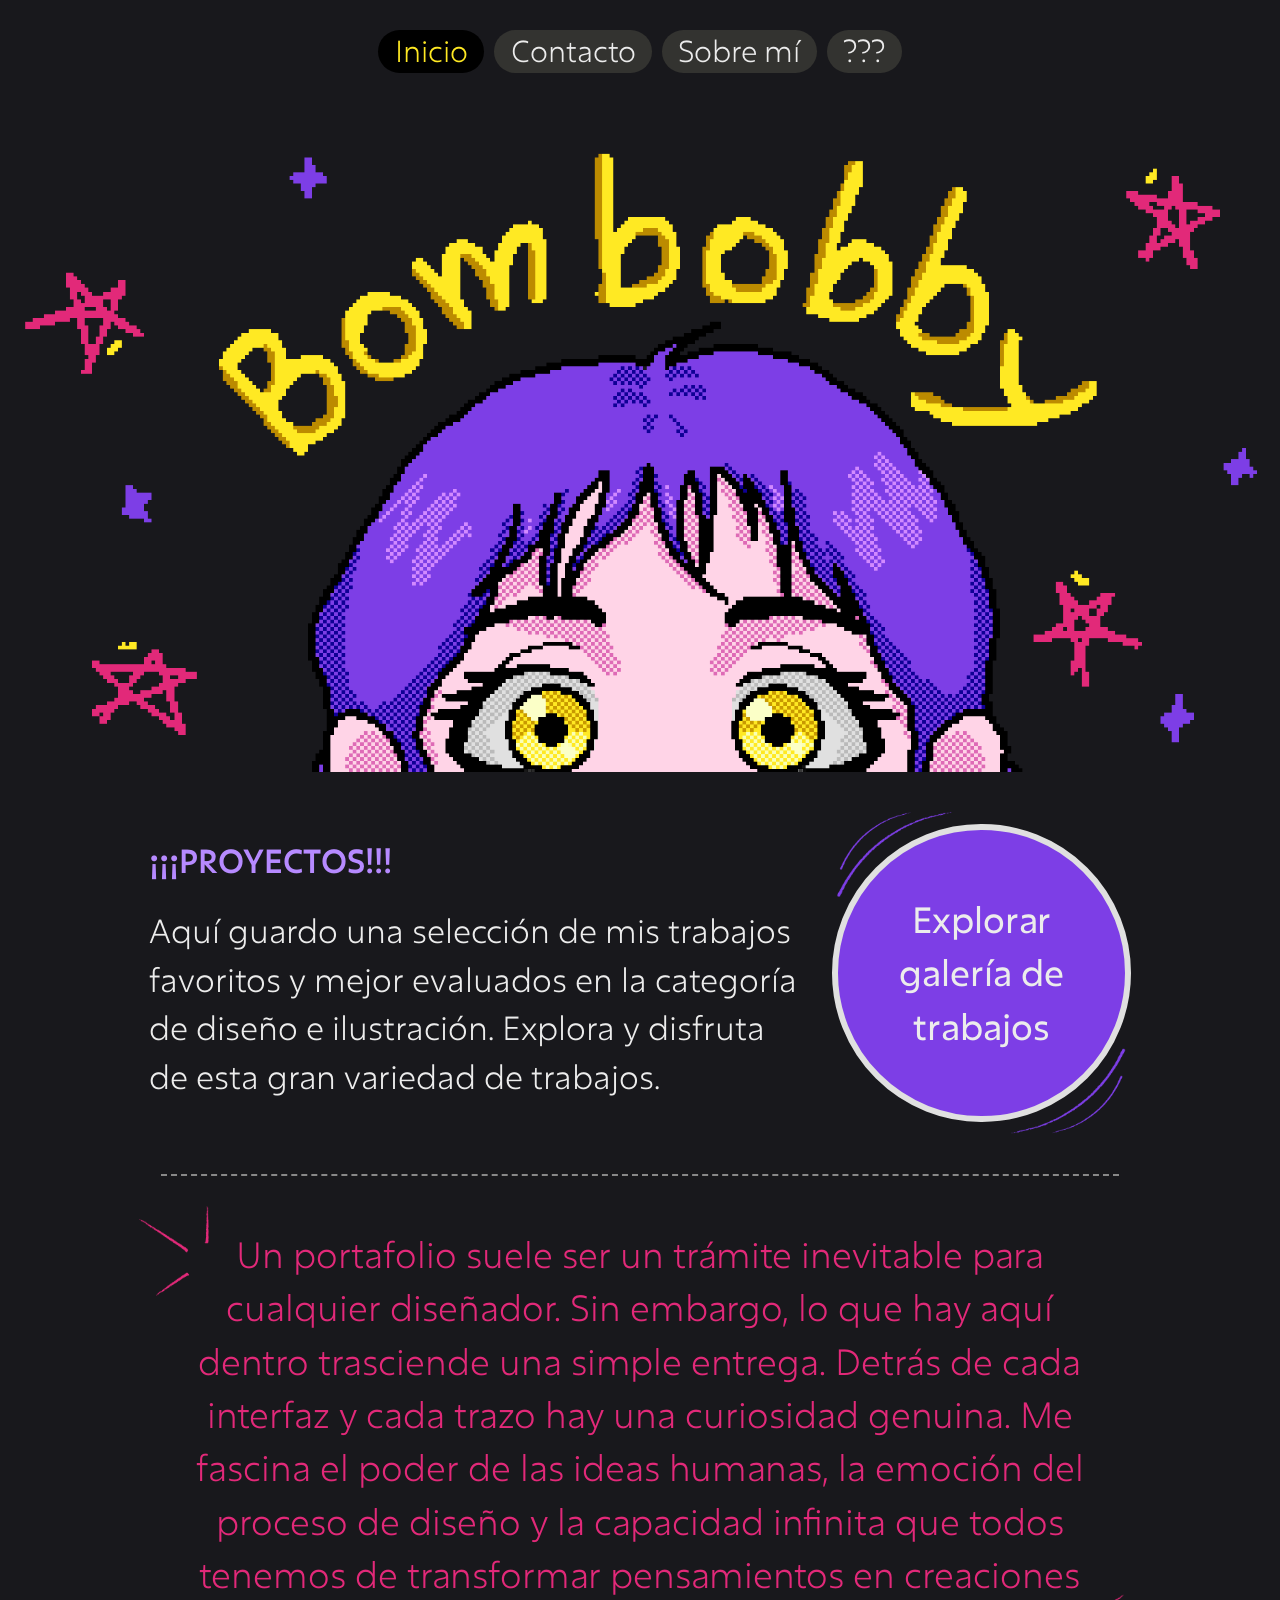
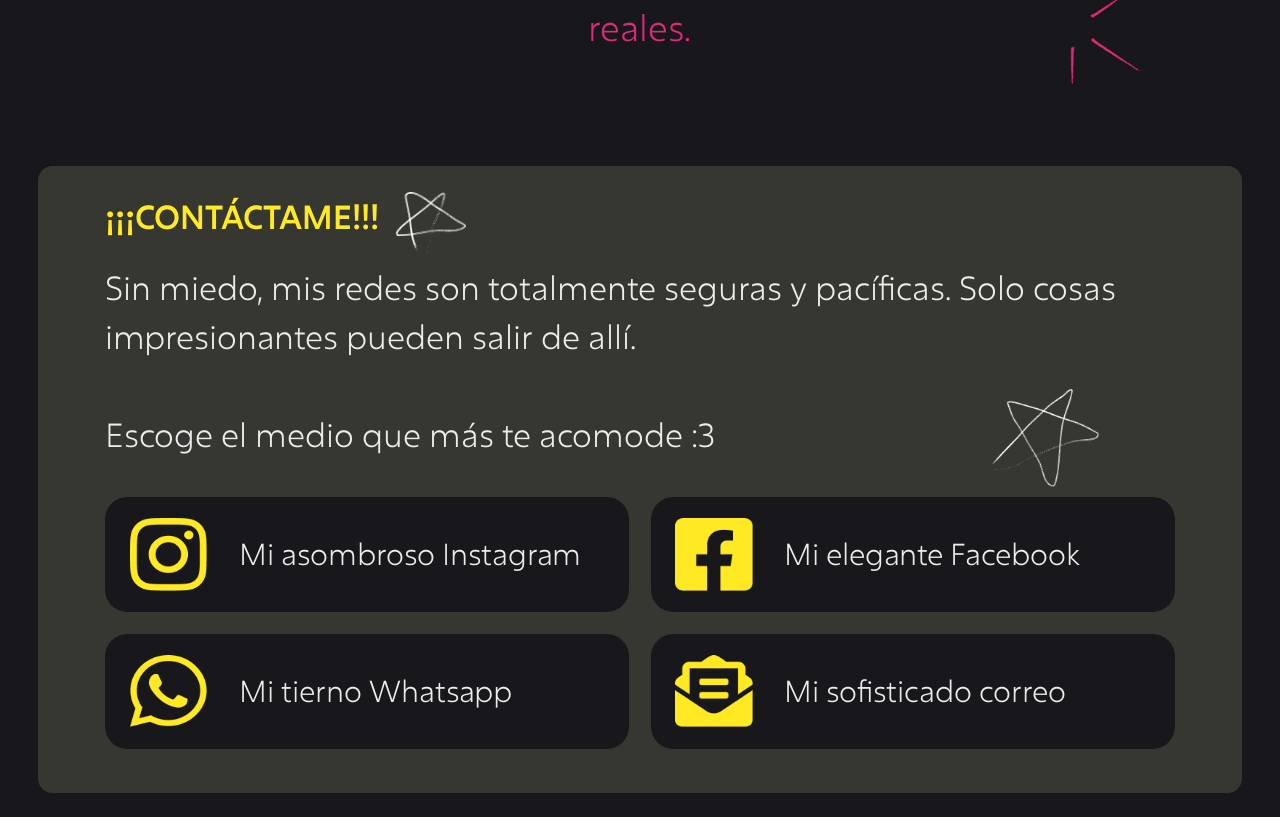
<file: index.html>
<!DOCTYPE html>
<html lang="es">
<head>
  <meta charset="utf-8">
  <meta name="viewport" content="width=device-width, initial-scale=1">
  <title>Inicio · Bombobby</title>
  <link rel="stylesheet" href="style.css">
</head>
<body>
<header>
  <nav class="menu" aria-label="Principal"><a href="index.html" aria-current="page">Inicio</a><a href="#contacto">Contacto</a><a href="sobre-mi.html">Sobre mí</a><a href="secreto.html">???</a></nav>
  <h1 class="sr-only">Bombobby · Portafolio de Belén Castillo</h1>
  <div class="banner">
    <img src="banner/banner-base.png" alt="Bombobby, ilustración en pixel art de una chica de pelo morado asomándose">
    <img class="ojos" src="banner/banner-ojos.png" alt="">
  </div>
</header>
<main>
  <section class="proyectos-intro">
    <div>
      <h2>¡¡¡PROYECTOS!!!</h2>
      <p>Aquí guardo una selección de mis trabajos favoritos y mejor evaluados en la categoría de diseño e ilustración. Explora y disfruta de esta gran variedad de trabajos.</p>
    </div>
    <a class="btn-gota" href="proyectos.html#diseno">Explorar galería de trabajos</a>
  </section>
  <p class="frase">Un portafolio suele ser un trámite inevitable para cualquier diseñador. Sin embargo, lo que hay aquí dentro trasciende una simple entrega. Detrás de cada interfaz y cada trazo hay una curiosidad genuina. Me fascina el poder de las ideas humanas, la emoción del proceso de diseño y la capacidad infinita que todos tenemos de transformar pensamientos en creaciones reales.</p>
  <footer class="contacto" id="contacto">
  <img class="deco-contacto estrellita" src="dibujos/estrellita.png" alt="">
  <img class="deco-contacto estrella" src="dibujos/estrella.png" alt="">
  <h2>¡¡¡CONTÁCTAME!!!</h2>
  <p>Sin miedo, mis redes son totalmente seguras y pacíficas. Solo cosas impresionantes pueden salir de allí.<br><br>Escoge el medio que más te acomode :3</p>
  <div class="redes">
    <a href="https://www.instagram.com/bommbobby/" target="_blank" rel="noopener"><img src="iconos-redes/icono-ins.png" alt="">Mi asombroso Instagram</a>
    <a href="https://www.facebook.com/share/1CFUgrcxzS/" target="_blank" rel="noopener"><img src="iconos-redes/icono-fb.png" alt="">Mi elegante Facebook</a>
    <a href="https://wa.me/qr/4ONEVQ5XBFOSF1" target="_blank" rel="noopener"><img src="iconos-redes/icono-ws.png" alt="">Mi tierno Whatsapp</a>
    <a href="mailto:belenmassiel21@gmail.com" target="_blank" rel="noopener"><img src="iconos-redes/icono-mail.png" alt="">Mi sofisticado correo</a>
  </div>
</footer>
</main>
<script src="script.js"></script>
</body>
</html>
</file>
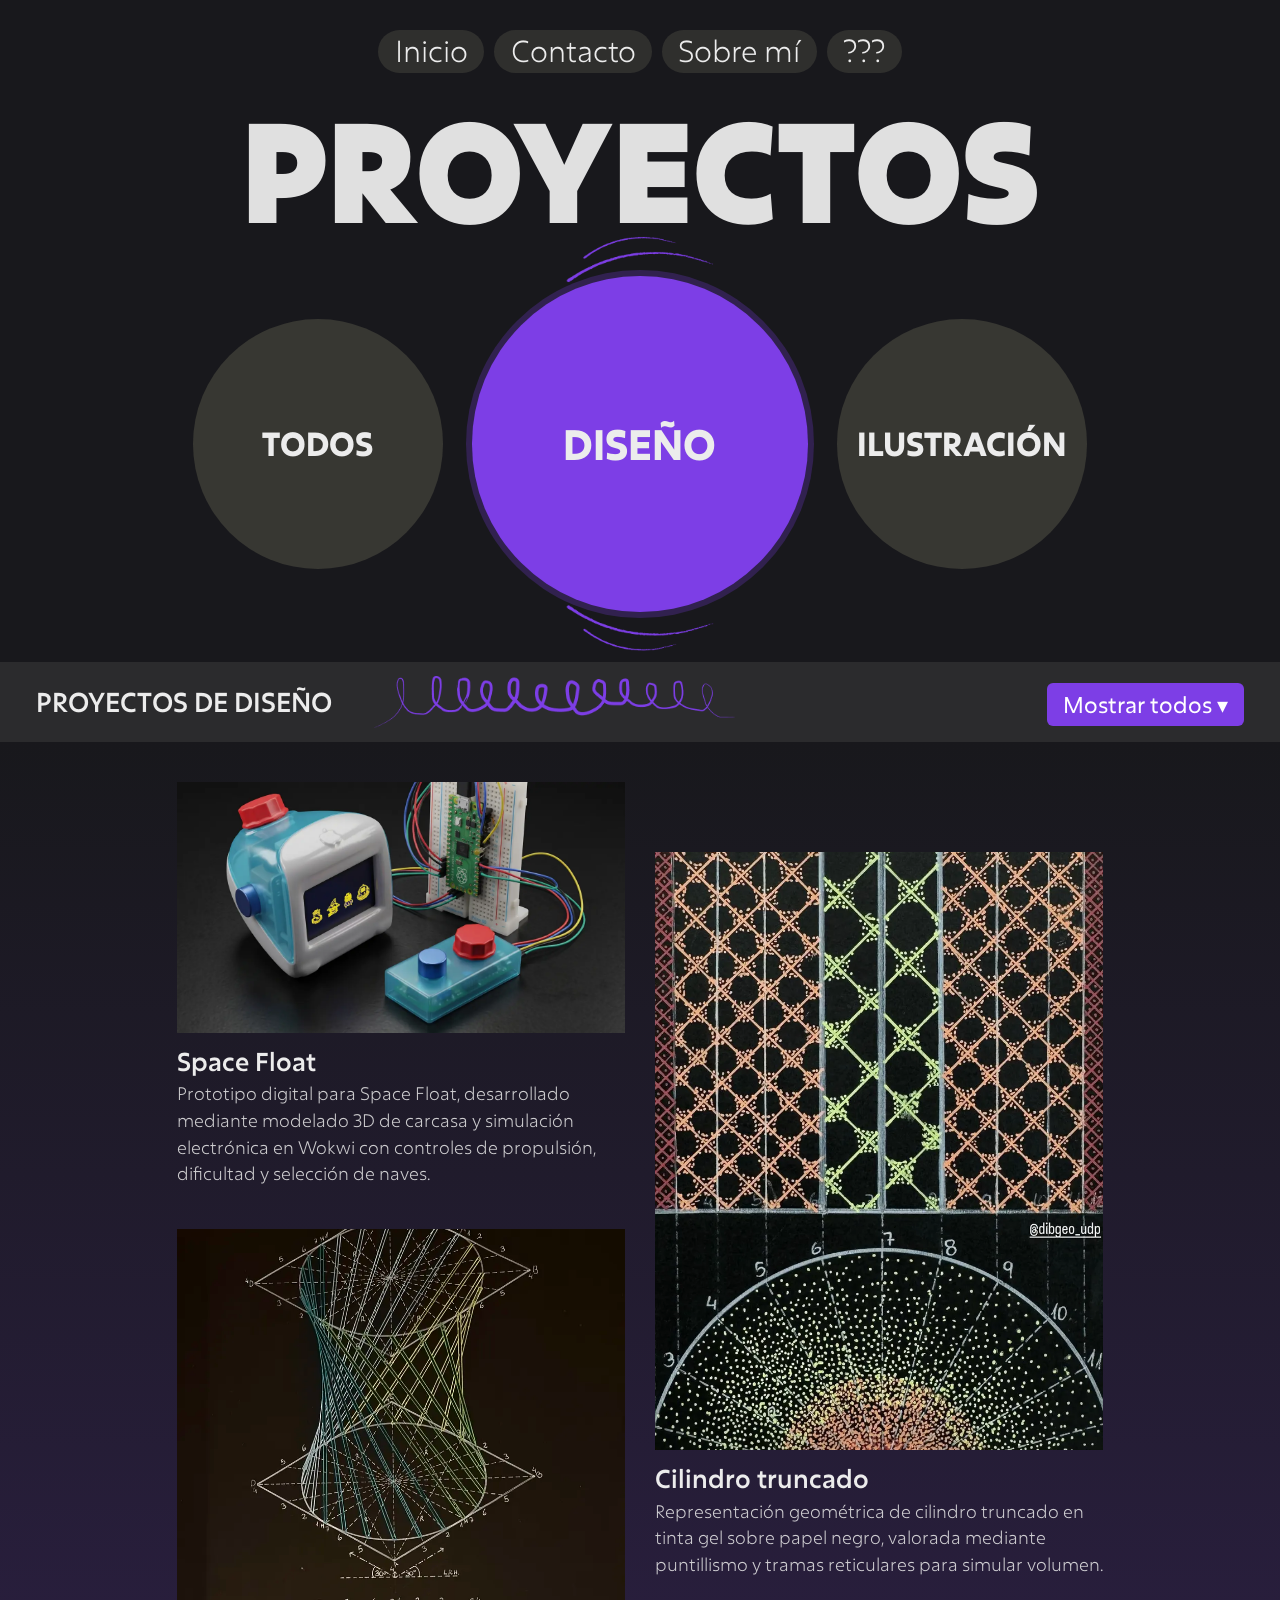
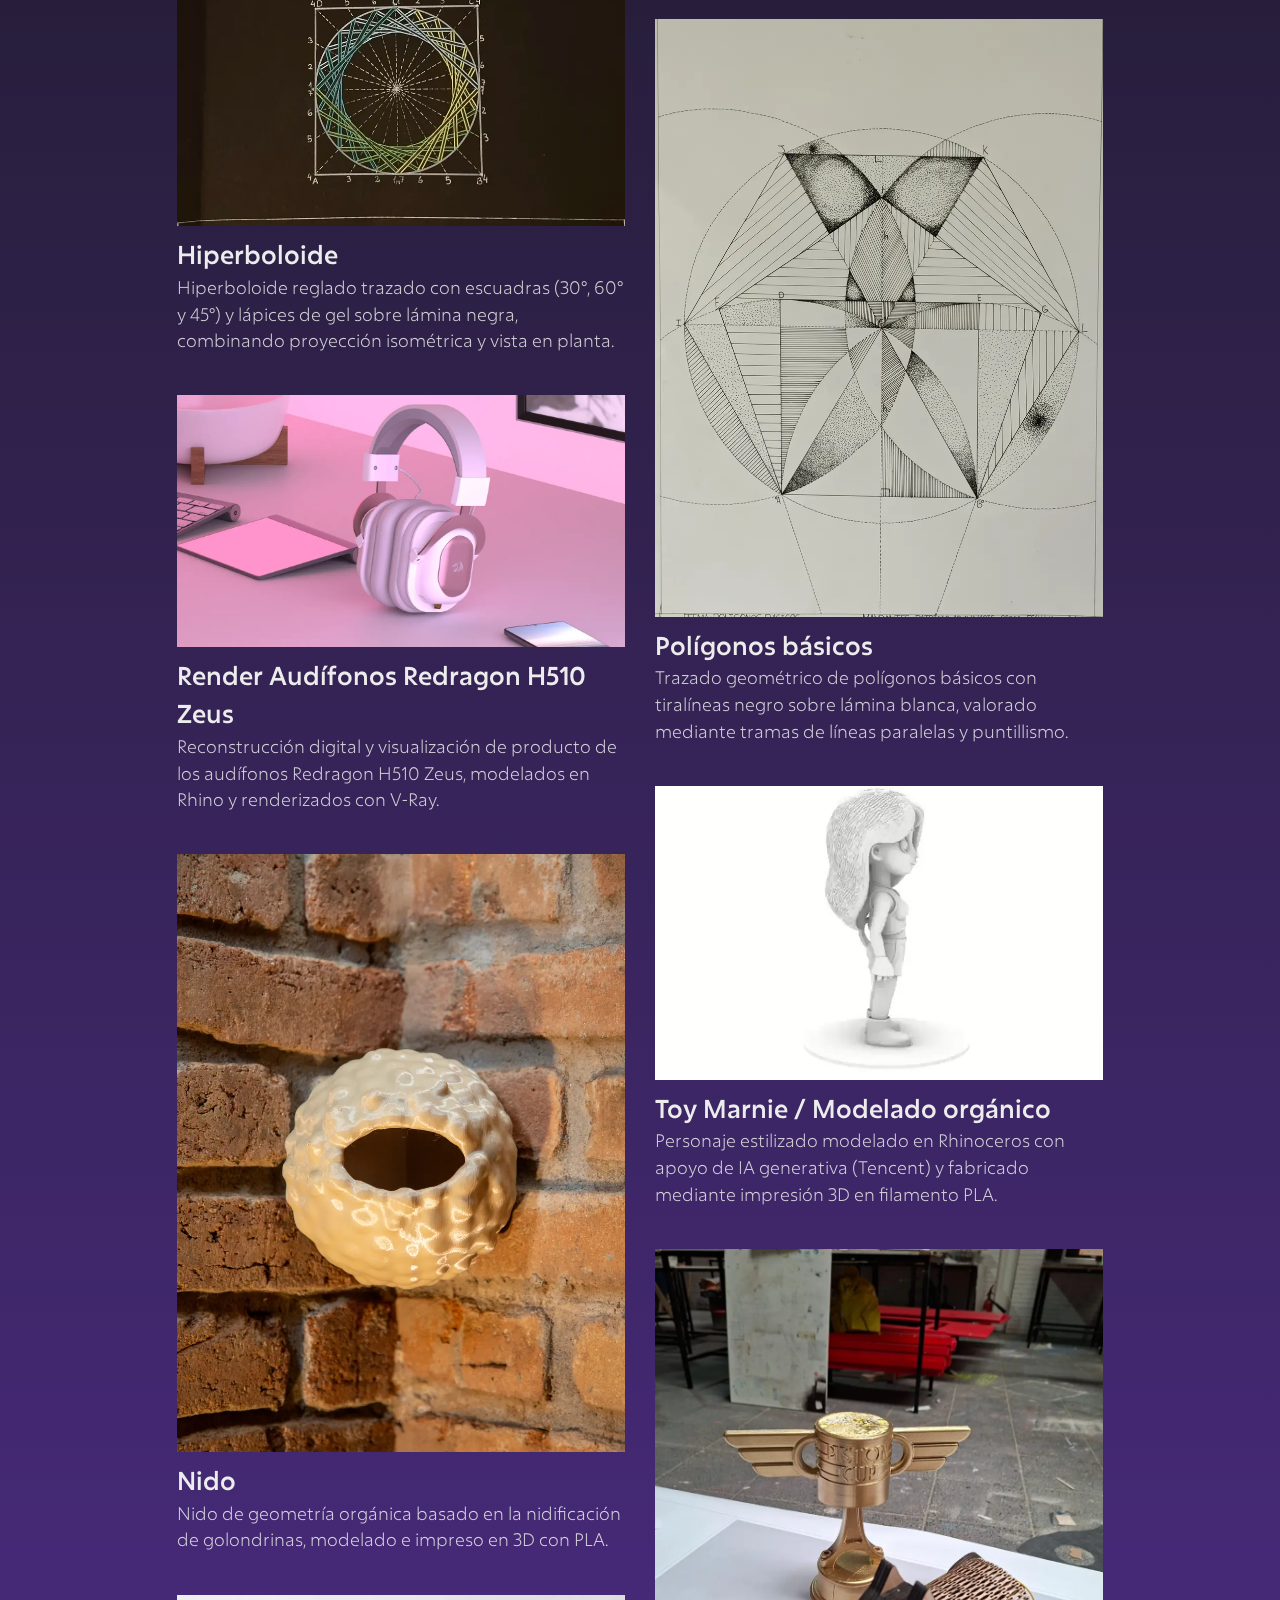
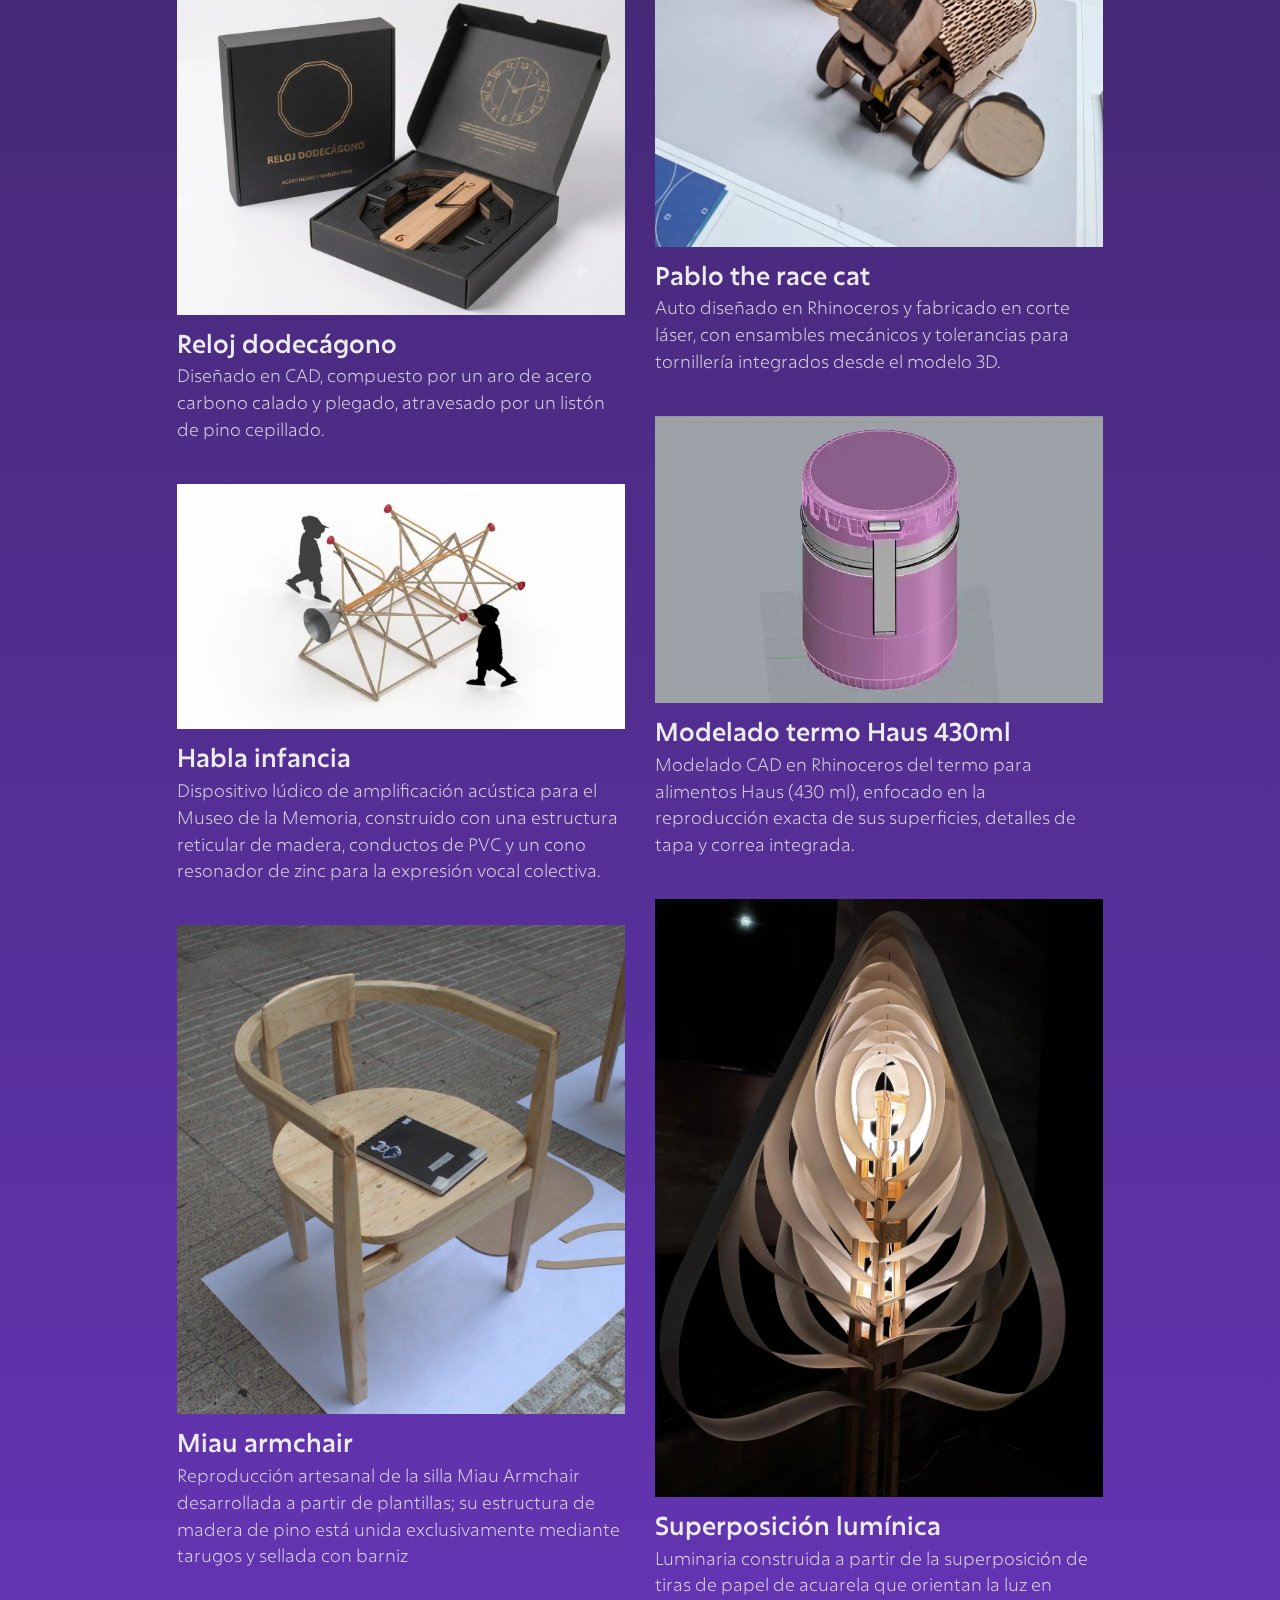
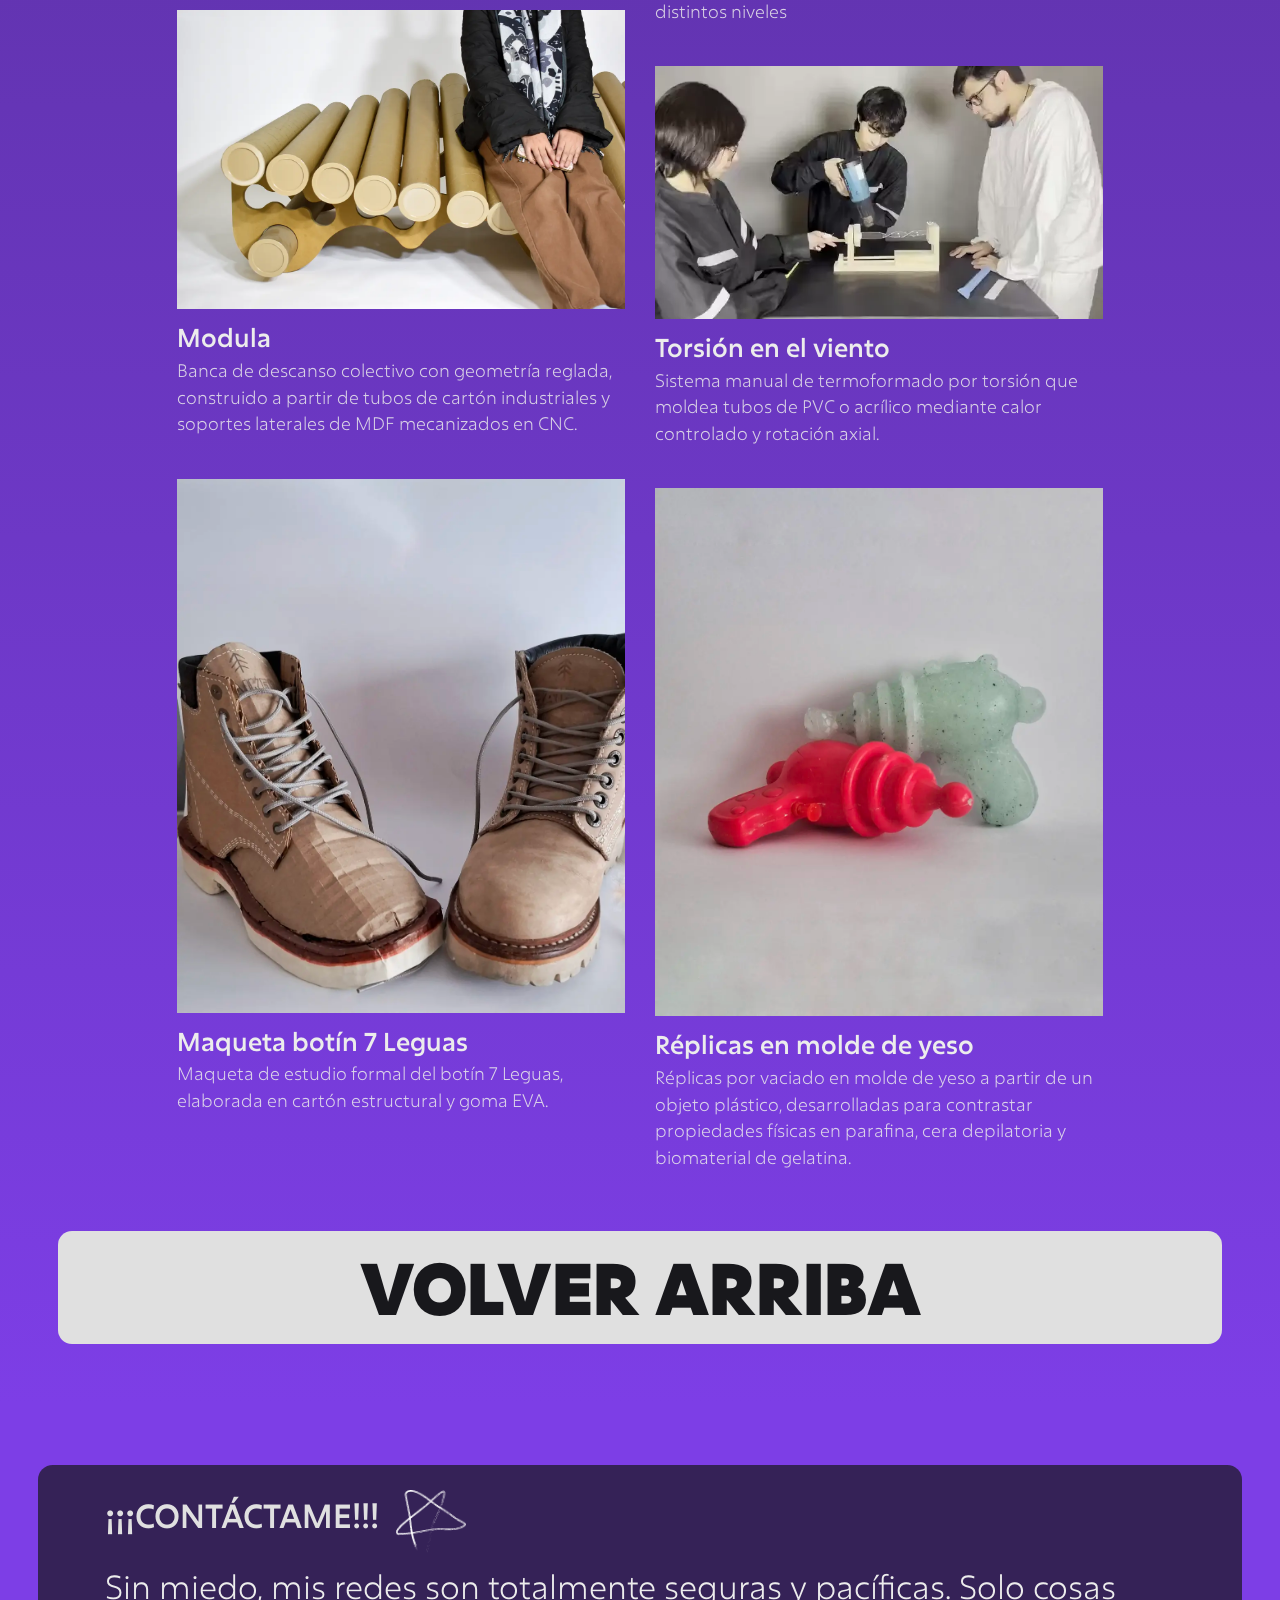
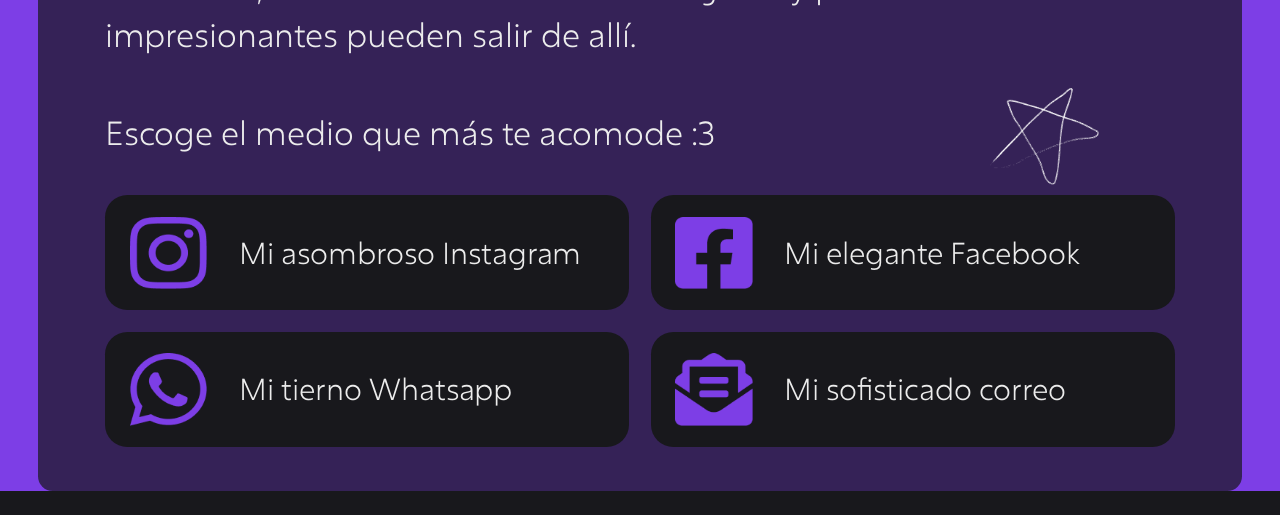
<file: proyectos.html>
<!DOCTYPE html>
<html lang="es">
<head>
  <meta charset="utf-8">
  <meta name="viewport" content="width=device-width, initial-scale=1">
  <title>Proyectos · Bombobby</title>
  <link rel="stylesheet" href="style.css">
</head>
<body class="pag-proyectos">
<header><nav class="menu" aria-label="Principal"><a href="index.html">Inicio</a><a href="#contacto">Contacto</a><a href="sobre-mi.html">Sobre mí</a><a href="secreto.html">???</a></nav><h1 class="titulo-pag">PROYECTOS</h1><div class="circulos" id="circulos"></div></header>
<main>
  <div class="barra">
    <h2 id="barra-titulo">PROYECTOS DE DISEÑO</h2>
    <img class="garabato" src="dibujos/vector-proyectos.png" alt="">
    <div class="dd" id="dd"><button id="dd-btn" aria-haspopup="listbox"><span id="dd-label">Mostrar todos</span> ▾</button><ul id="dd-lista" role="listbox"></ul></div>
  </div>
  <div class="fondo-galeria"><div class="galeria" id="galeria"></div>
  <button class="arriba">VOLVER ARRIBA</button></div>
  <div class="proy-fin"><footer class="contacto" id="contacto">
  <img class="deco-contacto estrellita" src="dibujos/estrellita.png" alt="">
  <img class="deco-contacto estrella" src="dibujos/estrella.png" alt="">
  <h2>¡¡¡CONTÁCTAME!!!</h2>
  <p>Sin miedo, mis redes son totalmente seguras y pacíficas. Solo cosas impresionantes pueden salir de allí.<br><br>Escoge el medio que más te acomode :3</p>
  <div class="redes">
    <a href="https://www.instagram.com/bommbobby/" target="_blank" rel="noopener"><img src="iconos-redes/icono-ins-morado.png" alt="">Mi asombroso Instagram</a>
    <a href="https://www.facebook.com/share/1CFUgrcxzS/" target="_blank" rel="noopener"><img src="iconos-redes/icono-fb-morado.png" alt="">Mi elegante Facebook</a>
    <a href="https://wa.me/qr/4ONEVQ5XBFOSF1" target="_blank" rel="noopener"><img src="iconos-redes/icono-ws-morado.png" alt="">Mi tierno Whatsapp</a>
    <a href="mailto:belenmassiel21@gmail.com" target="_blank" rel="noopener"><img src="iconos-redes/icono-mail-morado.png" alt="">Mi sofisticado correo</a>
  </div>
</footer></div>
</main>
<script src="proyectos.js"></script>
<script src="script.js"></script>
</body>
</html>
</file>
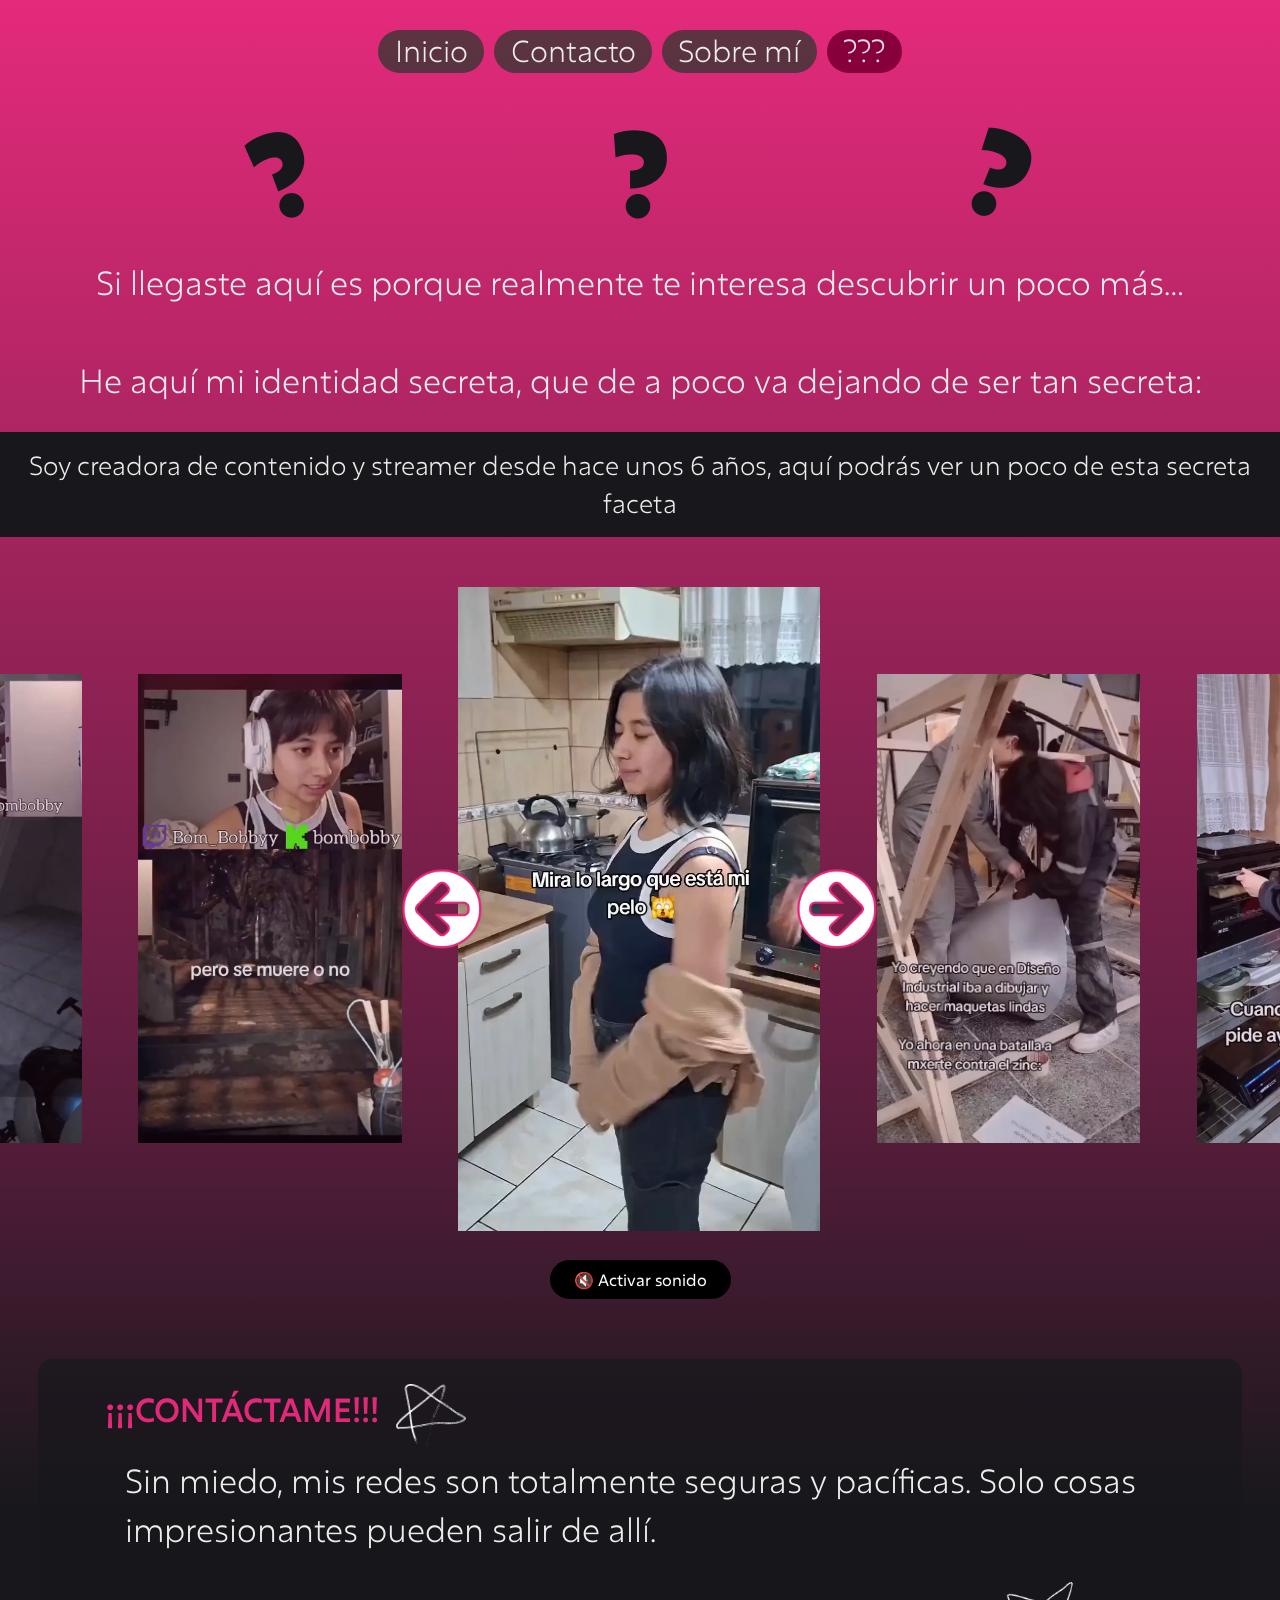
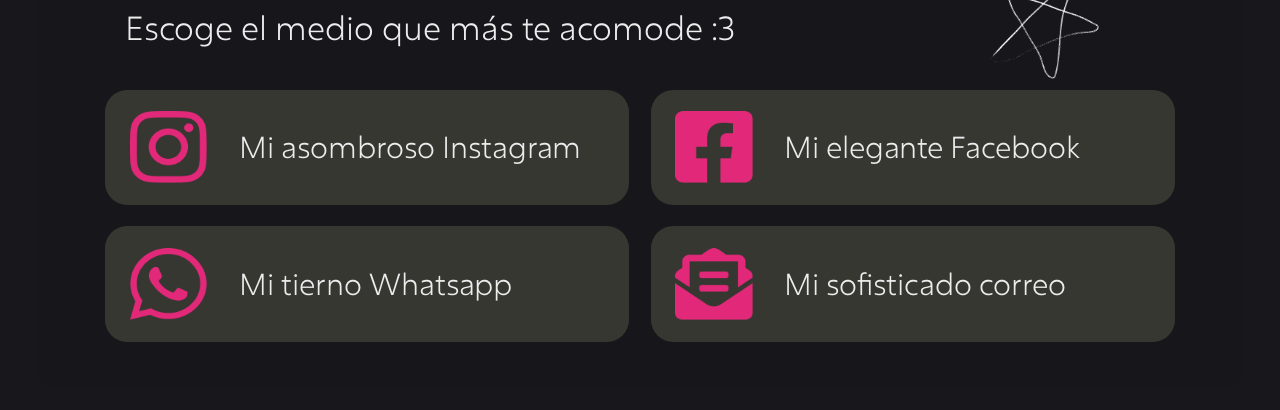
<file: secreto.html>
<!DOCTYPE html>
<html lang="es">
<head>
  <meta charset="utf-8">
  <meta name="viewport" content="width=device-width, initial-scale=1">
  <title>??? · Bombobby</title>
  <link rel="stylesheet" href="style.css">
</head>
<body class="secreto">
<header><nav class="menu" aria-label="Principal"><a href="index.html">Inicio</a><a href="#contacto">Contacto</a><a href="sobre-mi.html">Sobre mí</a><a href="secreto.html" aria-current="page">???</a></nav><h1 class="interrogaciones" aria-hidden="true"><span>?</span><span>?</span><span>?</span></h1></header>
<main>
  <p>Si llegaste aquí es porque realmente te interesa descubrir un poco más…<br><br>He aquí mi identidad secreta, que de a poco va dejando de ser tan secreta:</p>
  <p class="franja">Soy creadora de contenido y streamer desde hace unos 6 años, aquí podrás ver un poco de esta secreta faceta</p>
  <div class="carrusel">
    <div class="pista"><video src="imagenes/carrusel/video-1.mp4" poster="imagenes/carrusel/video-1.webp" muted loop playsinline preload="metadata"></video><video src="imagenes/carrusel/video-2.mp4" poster="imagenes/carrusel/video-2.webp" muted loop playsinline preload="metadata"></video><video src="imagenes/carrusel/video-3.mp4" poster="imagenes/carrusel/video-3.webp" muted loop playsinline preload="metadata"></video><video src="imagenes/carrusel/video-4.mp4" poster="imagenes/carrusel/video-4.webp" muted loop playsinline preload="metadata"></video><video src="imagenes/carrusel/video-5.mp4" poster="imagenes/carrusel/video-5.webp" muted loop playsinline preload="metadata"></video></div>
    <button id="ant" class="flecha flecha-izq" aria-label="Video anterior"><img src="imagenes/carrusel/boton-carrusel-2.png" alt=""></button>
    <button id="sig" class="flecha flecha-der" aria-label="Video siguiente"><img src="imagenes/carrusel/boton-carrusel.png" alt=""></button>
  </div>
  <button id="sonido" class="btn-sonido" aria-pressed="false">🔇 Activar sonido</button>

  <!-- AQUÍ VA EL BLOQUE DE CONTACTO -->
  <footer class="contacto" id="contacto">
  <img class="deco-contacto estrellita" src="dibujos/estrellita.png" alt="">
  <img class="deco-contacto estrella" src="dibujos/estrella.png" alt="">
    <h2>¡¡¡CONTÁCTAME!!!</h2>
    <p>Sin miedo, mis redes son totalmente seguras y pacíficas. Solo cosas impresionantes pueden salir de allí.<br><br>Escoge el medio que más te acomode :3</p>
    <div class="redes">
      <a href="https://www.instagram.com/bommbobby/" target="_blank" rel="noopener"><img src="iconos-redes/icono-ins-rosa.png" alt="">Mi asombroso Instagram</a>
      <a href="https://www.facebook.com/share/1CFUgrcxzS/" target="_blank" rel="noopener"><img src="iconos-redes/icono-fb-rosa.png" alt="">Mi elegante Facebook</a>
      <a href="https://wa.me/qr/4ONEVQ5XBFOSF1" target="_blank" rel="noopener"><img src="iconos-redes/icono-ws-rosa.png" alt="">Mi tierno Whatsapp</a>
      <a href="mailto:belenmassiel21@gmail.com" target="_blank" rel="noopener"><img src="iconos-redes/icono-mail-rosa.png" alt="">Mi sofisticado correo</a>
    </div>
  </footer>
</main>
<script src="script.js"></script>
</body>
</html>
</file>
<file: style.css>
/* ===== sacados de https://www.fontshare.com/fonts/excon ===== */
@font-face{font-family:Excon;src:url(fuente/Excon-Light.woff2);font-weight:300}
@font-face{font-family:Excon;src:url(fuente/Excon-Regular.woff2);font-weight:400}
@font-face{font-family:Excon;src:url(fuente/Excon-Medium.woff2);font-weight:500}
@font-face{font-family:Excon;src:url(fuente/Excon-Bold.woff2);font-weight:700}
@font-face{font-family:Excon;src:url(fuente/Excon-Black.woff2);font-weight:900}
:root{--fondo:#18181c;--caja:#373732;--amarillo:#ffe923;--morado:#7d3ee6;--morado-osc:#2c0a78;--rosa:#e22979;--gris:#e0e0e0;--texto:#ececec}
*{box-sizing:border-box;margin:0}
html{scroll-behavior:smooth}
body{background:var(--fondo);color:var(--texto);font:400 1.15rem/1.5 Excon,system-ui,sans-serif;overflow-x:hidden}
img,video{display:block;max-width:100%}
a{color:inherit}
h1,h2{font-weight:900;line-height:1.05}
:focus-visible{outline:3px solid var(--amarillo);outline-offset:3px}

/* ===== Menú ===== */
.menu{display:flex;justify-content:center;gap:12px;padding:20px 12px;position:relative;z-index:5}
.menu a{background:rgba(55,55,50,.9);border-radius:30px;padding:2px 14px;text-decoration:none;font-size:1rem;transition:.2s}
.menu a:hover{background:#000;text-decoration:underline}
.menu a[aria-current=page]{background:#000;color:var(--amarillo)}

/* ===== Inicio ===== */
.sr-only{position:absolute;width:1px;height:1px;overflow:hidden;clip:rect(0,0,0,0);white-space:nowrap}
.banner{position:relative;width:min(100%,calc((100vh - 50px) * 1.71));max-width:1728px;margin:-64px auto 0;overflow:hidden}/* el banner se ajusta al alto de la pantalla para que los ojos queden siempre visibles */
.banner img{width:100%}
.banner .ojos{position:absolute;inset:0;transition:transform .08s linear}
.proyectos-intro{display:flex;align-items:center;justify-content:center;gap:60px;padding:50px 24px}
.proyectos-intro h2,.contacto h2{font-size:1.2rem;font-weight:700;color:#a97bff}
.proyectos-intro p{max-width:420px;margin-top:12px}
.btn-gota{display:flex;align-items:center;justify-content:center;text-align:center;width:210px;height:210px;flex:none;border-radius:50%;background:var(--morado);border:6px solid var(--gris);font-size:1.3rem;text-decoration:none;position:relative;transition:.2s}
.btn-gota:hover{background:var(--morado-osc);text-decoration:underline}
.btn-gota.gota{animation:gota .5s ease-out}
.btn-gota.gota::after{content:"";position:absolute;inset:-6px;border-radius:50%;border:4px solid var(--morado);animation:onda .5s ease-out forwards}
@keyframes gota{0%{transform:scale(1)}30%{transform:scale(.86,1.08)}60%{transform:scale(1.07,.93)}100%{transform:scale(1)}}
@keyframes onda{to{transform:scale(1.6);opacity:0}}
.frase{max-width:820px;margin:0 auto;padding:50px 24px;text-align:center;border-top:2px dashed #888;font-size:1.5rem;font-weight:300;color:var(--rosa)}
.frase span{transition:color .2s ease}
.frase span.leido{color:var(--gris)}

/* ===== Contacto ===== */
.contacto{background:var(--caja);border-radius:16px;max-width:1100px;margin:60px auto 24px;padding:36px;width:calc(100% - 32px)}
.contacto h2{color:var(--amarillo);font-size:1.3rem}
.contacto p{margin:14px 0 24px;max-width:700px}
.redes{display:flex;flex-wrap:wrap;gap:16px}
.redes a{flex:1 1 40%;display:flex;align-items:center;gap:22px;background:var(--fondo);border-radius:14px;padding:18px 24px;text-decoration:none;transition:.2s}
.redes a:hover{background:#000;text-decoration:underline}
.redes img{width:56px;height:56px;object-fit:contain}

/* ===== Proyectos ===== */
.titulo-pag{text-align:center;font-size:clamp(3rem,9vw,6.5rem);color:var(--gris);padding:10px 16px 0}
.circulos{display:flex;align-items:center;justify-content:center;gap:34px;padding:34px 16px 50px}
.circulo{width:150px;height:150px;border-radius:50%;border:0;background:var(--caja);color:var(--texto);font:700 1.05rem Excon;cursor:pointer;transition:.25s}
.circulo:hover{background:var(--morado-osc)}
.circulo.activo{width:210px;height:210px;background:var(--morado);font-size:1.4rem;box-shadow:0 0 0 6px rgba(125,62,230,.25)}
.barra{display:flex;align-items:center;justify-content:space-between;gap:16px;background:#2b2b2d;padding:14px 32px;position:relative;z-index:4}
.barra h2{font-size:1.05rem;font-weight:700}
.dd{position:relative}
.dd>button{background:var(--morado);color:#fff;border:0;border-radius:6px;padding:6px 16px;font:400 1rem Excon;cursor:pointer}
.dd>button:hover{background:#4a14c9}
.dd ul{display:none;position:absolute;right:0;top:110%;min-width:230px;list-style:none;padding:0;background:var(--fondo);border:1px solid var(--morado);border-radius:6px;overflow:hidden}
.dd.abierto ul{display:block}
.dd li button{width:100%;text-align:left;background:none;border:0;color:var(--texto);font:400 1rem Excon;padding:9px 16px;cursor:pointer}
.dd li button:hover,.dd li button[aria-selected=true]{background:var(--morado)}
.fondo-galeria{background:linear-gradient(var(--fondo),#7d3ee6);padding:40px 3vw 20px}
.galeria{display:flex;gap:28px;align-items:flex-start;max-width:1500px;margin:auto}
.col{flex:1;display:flex;flex-direction:column;gap:34px;min-width:0}
.col:nth-child(2){margin-top:70px}
.card .media{position:relative;overflow:hidden;background:#000;cursor:url("data:image/svg+xml,%3Csvg xmlns='http://www.w3.org/2000/svg' width='40' height='28'%3E%3Cpath d='M2 14C9 3 31 3 38 14 31 25 9 25 2 14Z' fill='%23fff' stroke='%23000' stroke-width='2'/%3E%3Ccircle cx='20' cy='14' r='7' fill='%237d3ee6'/%3E%3Ccircle cx='20' cy='14' r='3' fill='%23000'/%3E%3C/svg%3E") 20 14,pointer}
.card .media>*{position:absolute;inset:0;width:100%;height:100%;object-fit:cover;opacity:0;transition:opacity .35s}
.card .media>.on{opacity:1}
.card h3{font-size:1rem;font-weight:500;margin-top:10px}
.card p{font-size:.85rem;font-weight:300;opacity:.85}
.vacio{padding:40px;text-align:center}
.arriba{display:block;margin:60px auto 40px;width:calc(100% - 40px);max-width:1200px;background:var(--gris);color:var(--fondo);border:0;border-radius:14px;font:900 clamp(2rem,6vw,4.5rem) Excon;padding:6px;cursor:pointer;transition:.2s}
.arriba:hover{background:#b27dff;text-decoration:underline}
.proy-fin{background:#7d3ee6;padding-top:1px}

/* ===== Sobre mí ===== */
.header-sobre-mi{background:var(--caja);max-width:680px;margin:0 auto;border-radius:0 0 28px 28px;padding:12px 24px 44px;text-align:center}
.header-sobre-mi .menu{padding-top:12px}
.header-sobre-mi .nombre{background:none;max-width:none;margin:18px auto 0;padding:0;border-radius:0;font-size:clamp(3rem,7vw,5.4rem);line-height:1.05;color:var(--gris)}

.intro-sobre-mi{position:relative;align-items:center;gap:40px;max-width:1040px;margin:0 auto;padding:105px 24px 60px}
.flecha-nombre{position:absolute;top:12px;left:36%;width:140px;pointer-events:none}

.texto-bombobby{flex:1.2;min-width:280px;text-align:left}
.texto-bombobby p{font-size:clamp(1.05rem,2vw,1.6rem);line-height:1.45;color:var(--gris)}
.firma-bombobby{display:block;width:clamp(200px,22vw,310px);margin:-6px 0 0 auto;transform:rotate(-8deg)}

.foto-bombobby{position:relative;flex:0 0 clamp(240px,28vw,340px);margin:0 auto}
.foto-bombobby .elipse{width:100%;aspect-ratio:1/1;object-fit:cover;border-radius:50%}
.foto-bombobby .arco{position:absolute;pointer-events:none;max-width:none}
.foto-bombobby .arco-7{top:-14px;right:-16px;width:58%}
.foto-bombobby .arco-8{top:-4px;right:-6px;width:50%}
.foto-bombobby .arco-9{bottom:-6px;left:-6px;width:52%}
.foto-bombobby .arco-10{bottom:-16px;left:-16px;width:60%}
.nombre{background:var(--caja);max-width:560px;margin:10px auto 40px;border-radius:24px;padding:24px;text-align:center;font-size:clamp(2.4rem,6vw,4.6rem)}
.fila{display:flex;align-items:center;justify-content:center;gap:40px;max-width:1000px;margin:0 auto 60px;padding:0 24px}
.fila>*{flex:1}
.fila img{border-radius:50%;max-width:300px;margin:auto}
.fila .rect{border-radius:12px}
.krita{color:var(--rosa)}
.estudios{max-width:900px;margin:0 auto 60px;padding:0 24px;text-align:center}
.estudios img{border-radius:12px;width:100%}
.estudios h2{font-size:2.2rem;margin:24px 0}
.chips{display:flex;flex-wrap:wrap;gap:14px;justify-content:center;list-style:none;padding:0}
.chips li{background:var(--fondo);border:1px solid #555;border-radius:12px;padding:8px 22px;font-size:.95rem}
.chips li::before{content:"★ ";color:var(--amarillo)}
.btn-ver{display:block;width:max-content;margin:50px auto;background:var(--amarillo);color:var(--fondo);font:900 clamp(2rem,5vw,3.5rem) Excon;padding:6px 40px;border-radius:14px;text-decoration:none;transition:.2s}
.btn-ver:hover{background:#c08000;text-decoration:underline}
.milo{color:var(--texto)}
.milo h2{color:var(--amarillo);font-size:1.2rem;margin-bottom:10px}

/* ===== ??? ===== */
.secreto{background:linear-gradient(#e42a7b,#5a1d3c 55%,var(--fondo) 75%);min-height:100vh;text-align:center}
.interrogaciones{display:flex;justify-content:space-around;font:900 7rem/1 Excon;color:var(--fondo);padding:30px 8vw}
.interrogaciones span:nth-child(1){transform:rotate(-20deg)}.interrogaciones span:nth-child(3){transform:rotate(22deg)}
.secreto .franja{background:var(--fondo);padding:14px;font-size:1.6rem;margin:26px 0 50px}
.secreto p{padding:0 20px}

/* Carrusel de ??? (medidas del Figma: 5 videos en un marco de 2217 px; flechas junto al video central) */
.carrusel{position:relative;width:100%;overflow:hidden;margin-bottom:calc(40 * var(--u))}
.pista{position:relative;width:128.3%;margin-left:-14.2%;display:flex;align-items:center;justify-content:space-between}
.pista video{flex:0 0 16.07%;min-width:0;aspect-ratio:9/16;object-fit:cover;opacity:.85;transition:.3s}
.pista video.centro{flex:0 0 22.05%;opacity:1}
.carrusel .flecha{position:absolute;top:50%;transform:translate(-50%,-50%);width:max(46px,calc(107 * var(--u)));height:max(46px,calc(107 * var(--u)));padding:0;border:0;background:none;border-radius:50%;cursor:pointer;transition:.2s}
.carrusel .flecha img{width:100%;height:100%}
.carrusel .flecha:hover{transform:translate(-50%,-50%) scale(1.08);filter:brightness(.85)}
.flecha-izq{left:34.5%}
.flecha-der{left:65.4%}
.btn-sonido{display:block;margin:0 auto calc(60 * var(--u));background:#000;color:#fff;border:0;border-radius:99px;padding:8px 24px;font:400 1rem Excon,sans-serif;cursor:pointer}
.btn-sonido:hover,.btn-sonido[aria-pressed=true]{background:var(--rosa)}
.secreto .contacto{text-align:left}

/* ===== Mobile ===== */
:root{--u:min(calc(100vw / 1728),1.15px)}
body{font-size:max(1rem,calc(44 * var(--u)));font-weight:300}
.menu{gap:calc(14 * var(--u));padding:calc(40 * var(--u)) 12px calc(20 * var(--u))}
.menu a{font-size:max(.95rem,calc(40 * var(--u)));font-weight:300;line-height:1.45;padding:0 .55em;border-radius:99px}
.menu + .banner{margin-top:calc(-98 * var(--u))}
.proyectos-intro{gap:calc(29 * var(--u));padding:calc(70 * var(--u)) calc(64 * var(--u));max-width:calc(1455 * var(--u));margin:0 auto}
.proyectos-intro h2,.contacto h2{font-size:max(1.1rem,calc(44 * var(--u)));font-weight:500;color:#b68aff}
.proyectos-intro p{max-width:calc(893 * var(--u));margin-top:calc(39 * var(--u))}
.btn-gota{width:max(200px,calc(403 * var(--u)));height:max(200px,calc(403 * var(--u)));font-size:max(1.1rem,calc(48 * var(--u)));font-weight:400;padding:0 calc(23 * var(--u))}
.frase{max-width:calc(1293 * var(--u));font-size:max(1.2rem,calc(48 * var(--u)));color:var(--rosa);padding:calc(70 * var(--u)) 24px}
.contacto{max-width:calc(1626 * var(--u));border-radius:calc(20 * var(--u));padding:calc(46 * var(--u)) calc(91 * var(--u)) calc(60 * var(--u))}
.contacto h2{color:var(--amarillo)}
.contacto p{font-size:max(1rem,calc(44 * var(--u)));max-width:none;margin:calc(40 * var(--u)) 0 calc(50 * var(--u))}
.redes{gap:calc(29 * var(--u))}
.redes a{gap:calc(43 * var(--u));border-radius:calc(30 * var(--u));padding:calc(29 * var(--u)) calc(14 * var(--u)) calc(29 * var(--u)) calc(33 * var(--u));font-size:max(.95rem,calc(40 * var(--u)))}
.redes img{width:calc(104.5 * var(--u));height:calc(97.5 * var(--u))}
.titulo-pag{font-size:max(3rem,calc(186 * var(--u)))}
.circulos{gap:calc(40 * var(--u))}
.circulo{width:max(110px,calc(337 * var(--u)));height:max(110px,calc(337 * var(--u)));font-size:max(.9rem,calc(44 * var(--u)))}
.circulo.activo{width:max(150px,calc(453 * var(--u)));height:max(150px,calc(453 * var(--u)));font-size:max(1.1rem,calc(56 * var(--u)))}
.barra{padding:calc(20 * var(--u)) calc(48 * var(--u))}
.barra h2{font-size:max(.95rem,calc(36 * var(--u)));font-weight:500}
.dd>button,.dd li button{font-size:max(.9rem,calc(30 * var(--u)))}
.galeria{max-width:calc(1250 * var(--u));gap:max(14px,calc(40 * var(--u)))}
.col{gap:max(22px,calc(56 * var(--u)))}
.card h3{font-size:max(1rem,calc(34 * var(--u)));font-weight:500}
.card p{font-size:max(.8rem,calc(24 * var(--u)))}
.arriba{font-size:max(2rem,calc(96 * var(--u)))}

/* ===== Dibujos y colores por página (según el Figma) ===== */
.contacto{position:relative}
.deco-contacto{position:absolute;pointer-events:none}
.deco-contacto.estrellita{left:calc(484 * var(--u));top:calc(34 * var(--u));width:calc(94 * var(--u))}
.deco-contacto.estrella{left:calc(1285 * var(--u));top:calc(301 * var(--u));width:calc(148 * var(--u))}
.frase{position:relative}
.frase::before,.frase::after{content:"";position:absolute;width:calc(94 * var(--u));aspect-ratio:94/122;background:url(dibujos/destello-rosa.png) center/100% 100% no-repeat;pointer-events:none}
.frase::before{left:calc(-30 * var(--u));top:calc(40 * var(--u))}
.frase::after{right:calc(-30 * var(--u));bottom:calc(30 * var(--u));transform:rotate(180deg)}
.btn-gota::before{content:"";position:absolute;left:50%;top:50%;width:calc(100% * 404 / 403);aspect-ratio:404/453;transform:translate(-50%,-50%);background:url(dibujos/galeria-destaque.png) center/100% 100% no-repeat;pointer-events:none}
.circulo{position:relative}
.circulo.activo::before{content:"";position:absolute;left:50%;top:50%;width:calc(198 * var(--u));height:calc(559 * var(--u));transform:translate(-50%,-50%);background:url(dibujos/destaque-opcion-proyecto.png) center/100% 100% no-repeat;pointer-events:none}
.barra .garabato{flex:none;width:calc(487 * var(--u));max-width:34%;height:auto;margin:0 auto 0 calc(36 * var(--u))}
img.corazon-outline{width:max(22px,calc(62 * var(--u)));height:auto;-webkit-text-stroke:0}

/* Menú y contacto cambian de color según la página */
.pag-proyectos .menu a,.secreto .menu a{background:rgba(55,55,50,.78)}
.pag-proyectos .menu a:hover,.secreto .menu a:hover{background:#000}
.secreto .menu a[aria-current=page]{background:#88003b;color:var(--gris)}
.pag-proyectos .contacto,.secreto .contacto{background:rgba(24,24,28,.7)}
.pag-proyectos .contacto h2{color:var(--gris)}
.secreto .contacto h2{color:var(--rosa)}
.pag-proyectos .redes a{background:var(--fondo)}
.secreto .redes a,.pag-sobre-mi .redes a{background:var(--caja)}
.secreto .redes a:hover,.pag-sobre-mi .redes a:hover{background:#000}
.pag-sobre-mi .contacto{background:var(--fondo)}
.header-sobre-mi .menu a{background:rgba(24,24,28,.5)}
.header-sobre-mi .menu a:hover{background:#000}
.header-sobre-mi .menu a[aria-current=page]{background:#18181c;color:var(--gris)}
.pag-sobre-mi{overflow-x:hidden}
@media (max-width:700px){
body{font-size:1rem}
.menu a{font-size:.85rem;padding:2px 10px}
.banner{margin-top:-42px}
.proyectos-intro,.fila{flex-direction:column;text-align:center;gap:28px}
.frase{font-size:1.15rem}
.contacto{padding:22px}.redes a{flex-basis:100%}
.circulos{gap:12px}.circulo{width:90px;height:90px;font-size:.7rem}.circulo.activo{width:130px;height:130px;font-size:.95rem}
.barra{padding:12px 16px}.galeria{gap:12px}.col{gap:22px}.col:nth-child(2){margin-top:30px}
.card p{font-size:.75rem}
.interrogaciones{font-size:3.5rem}.pista{width:100%;margin-left:0}.pista video{flex-basis:15%}.pista video.centro{flex-basis:34%}.flecha-izq{left:33%}.flecha-der{left:67%}.barra .garabato{display:none}.frase::before,.frase::after{display:none}
.menu{padding:20px 12px;gap:10px}.menu + .banner{margin-top:-64px}
.proyectos-intro{padding:40px 20px;max-width:none}.proyectos-intro p{max-width:none;margin-top:12px}
.proyectos-intro h2,.contacto h2{font-size:1.2rem}.btn-gota{width:210px;height:210px;font-size:1.2rem}
.frase{padding:40px 20px}.contacto p{font-size:1rem;margin:14px 0 24px}.contacto{border-radius:16px}
.redes{gap:14px}.redes a{font-size:1rem;gap:20px;padding:16px 18px;border-radius:14px}.redes img{width:52px;height:auto}
.galeria{max-width:none}.barra h2{font-size:.9rem}.dd>button,.dd li button{font-size:.9rem}.arriba{font-size:2rem}
}
@media (prefers-reduced-motion:reduce){*{animation:none!important;transition:none!important}}

/* ===== Ajuste de la primera composición de Sobre mí ===== */
.header-sobre-mi{
  width:min(92vw, calc(1060 * var(--u)));
  max-width:none;
  padding:calc(16 * var(--u)) 24px calc(56 * var(--u));
}
.header-sobre-mi .nombre{
  font-size:max(3rem, calc(172 * var(--u)));
  line-height:1.15;
  margin:calc(28 * var(--u)) auto 0;
}
.intro-sobre-mi{
  width:100%;
  max-width:calc(1700 * var(--u));
  gap:0;
  align-items:flex-start;
  margin-bottom:calc(-55 * var(--u));
  padding:calc(155 * var(--u)) calc(48 * var(--u)) 0;
}
.intro-sobre-mi .texto-bombobby{
  position:relative;
  z-index:1;
  flex:1 1 56%;
  min-width:0;
  text-align:left;
}
.intro-sobre-mi .texto-bombobby p{
  background:var(--caja);
  border-radius:calc(18 * var(--u));
  padding:calc(14 * var(--u)) calc(120 * var(--u)) calc(22 * var(--u)) calc(26 * var(--u));
  margin-right:calc(-110 * var(--u));
  font-size:max(1rem, calc(44 * var(--u)));
  font-weight:300;
  line-height:1.35;
}
.intro-sobre-mi .firma-bombobby{
  position:relative;
  z-index:3;
  width:min(88%, calc(560 * var(--u)));
  max-width:none;
  margin:calc(-115 * var(--u)) 0 0 calc(250 * var(--u));
  transform:rotate(-8deg);
}
.intro-sobre-mi .foto-bombobby{
  position:relative;
  z-index:2;
  flex:0 0 44%;
  width:44%;
  max-width:calc(650 * var(--u));
  min-width:0;
  margin:calc(-28 * var(--u)) 0 0 calc(-36 * var(--u));
}
.intro-sobre-mi .foto-bombobby .elipse{
  position:relative;
  z-index:2;
  display:block;
  width:100%;
  aspect-ratio:1;
  max-width:none;
  margin:0;
  border-radius:50%;
  object-fit:cover;
}
.intro-sobre-mi .foto-bombobby .arco{
  position:absolute;
  z-index:1;
  max-width:none;
  margin:0;
  border-radius:0;
  flex:none;
}
.intro-sobre-mi .foto-bombobby .arco-7{top:-14%;right:-7%;width:70%}
.intro-sobre-mi .foto-bombobby .arco-8{top:-7%;right:-3%;width:54%}
.intro-sobre-mi .foto-bombobby .arco-9{bottom:-4%;left:1%;width:56%}
.intro-sobre-mi .foto-bombobby .arco-10{bottom:-10%;left:-15%;width:68%}

.intro-sobre-mi .flecha-nombre{
  position:absolute;
  z-index:3;
  top:calc(16 * var(--u));
  left:31%;
  width:calc(210 * var(--u));
  max-width:none;
  margin:0;
  border-radius:0;
  flex:none;
  pointer-events:none;
}

/* ===== Sección Mapa (Sobre mí) ===== */
.seccion-mapa{
  position:relative;
  z-index:2;
  max-width:calc(1700 * var(--u));
  margin:0 auto;
  padding:calc(115 * var(--u)) calc(32 * var(--u)) 0;
}
.mapa-contenedor{
  position:relative;
  width:100%;
  margin:0 auto;
}
.mapa-img{
  width:100%;
  height:auto;
  display:block;
}
.hito-mapa{
  position:absolute;
  z-index:2;
}
.hito-osorno{left:38.2%;top:37.5%}
.hito-santiago{left:55.9%;top:40.5%}

/* Pin interactivo */
.pin-ciudad{
  position:relative;
  display:inline-flex;
  align-items:center;
  gap:calc(10 * var(--u));
  background:none;
  border:0;
  padding:0;
  cursor:pointer;
  transform:translate(-50%, -88%);
}
.pin-ciudad img{
  width:max(34px, calc(66 * var(--u)));
  height:auto;
  transition:filter .2s, transform .2s;
}
/* Estado Hover del UI Kit (amarillo oscuro/mostaza) */
.pin-ciudad:hover img{
  filter:brightness(.72) saturate(1.25);
  transform:scale(1.06);
}
.pin-ciudad.activo:hover img{
  filter:none;
}
/* Nombre de ciudad al hacer clic */
.etiqueta-ciudad{
  display:none;
  position:absolute;
  left:calc(100% + calc(8 * var(--u)));
  top:50%;
  transform:translateY(-55%);
  font:900 max(1.2rem, calc(44 * var(--u)))/1 Excon,sans-serif;
  color:var(--amarillo);
  -webkit-text-stroke:calc(1.5 * var(--u)) #000;
  paint-order:stroke fill;
  text-shadow:0 2px 4px rgba(0,0,0,.75);
  white-space:nowrap;
  pointer-events:none;
}
.pin-ciudad.activo .etiqueta-ciudad{
  display:block;
  animation:aparecerCiudad .22s ease-out;
}
@keyframes aparecerCiudad{
  from{opacity:0;transform:translate(-6px,-55%)}
  to{opacity:1;transform:translate(0,-55%)}
}

/* Flechas blancas que conectan cada pin con su cuadro */
.flecha-ciudad{
  position:absolute;
  width:max(38px, calc(64 * var(--u)));
  height:auto;
  pointer-events:none;
}
.hito-osorno .flecha-ciudad{
  bottom:calc(100% + max(36px, calc(64 * var(--u))));
  right:calc(50% - calc(6 * var(--u)));
}
.hito-santiago .flecha-ciudad{
  bottom:calc(100% + max(36px, calc(64 * var(--u))));
  left:calc(50% - calc(6 * var(--u)));
}

/* Cuadros descriptivos */
.tarjeta-ciudad{
  position:absolute;
  bottom:calc(100% + max(72px, calc(122 * var(--u))));
  background:var(--fondo);
  border:1.5px solid #888;
  border-radius:calc(36 * var(--u));
  padding:calc(22 * var(--u)) calc(34 * var(--u));
  text-align:center;
  width:max-content;
  max-width:calc(540 * var(--u));
}
.hito-osorno .tarjeta-ciudad{
  right:calc(50% + max(38px, calc(68 * var(--u))));
}
.hito-santiago .tarjeta-ciudad{
  left:calc(50% + max(38px, calc(68 * var(--u))));
}
.tarjeta-ciudad h3{
  color:var(--amarillo);
  font-size:max(.95rem, calc(32 * var(--u)));
  font-weight:700;
  margin-bottom:calc(8 * var(--u));
}
.tarjeta-ciudad p{
  color:var(--texto);
  font-size:max(.9rem, calc(30 * var(--u)));
  font-weight:300;
  line-height:1.35;
}

@media(max-width:700px){
  .seccion-mapa{padding:24px 16px 40px;margin:20px auto 50px}
  .hito-osorno{left:38.2%;top:37.5%}
  .hito-santiago{left:55.9%;top:40.5%}
  .pin-ciudad img{width:24px}
  .flecha-ciudad,.tarjeta-ciudad{position:static}
  .hito-osorno .tarjeta-ciudad,.hito-santiago .tarjeta-ciudad{
    position:relative;left:auto;right:auto;bottom:auto;
    width:100%;max-width:none;border-radius:18px;padding:14px 18px;margin-top:16px
  }
  .flecha-ciudad{display:none}
}

/* ===== Sección Ilustradora (Sobre mí) ===== */
.seccion-ilustradora{
  position:relative;
  z-index:2;
  max-width:calc(1700 * var(--u));
  margin:calc(-135 * var(--u)) auto calc(80 * var(--u));
  padding:calc(36 * var(--u)) calc(48 * var(--u)) 0;
  border-top:1px solid #666;
  align-items:center;
  gap:calc(98 * var(--u));
}
.seccion-ilustradora .img-ilustradora{
  flex:0 0 38%;
  width:38%;
  max-width:calc(590 * var(--u));
  border-radius:0;
  margin:0;
}
.seccion-ilustradora p{
  flex:1;
  font-size:max(1rem, calc(52 * var(--u)));
  font-weight:300;
  line-height:1.4;
  text-align:left;
}
.seccion-ilustradora .krita{
  color:var(--rosa);
  font-weight:500;
  text-decoration:none;
}
.seccion-ilustradora .krita:hover,
.seccion-ilustradora .krita:focus-visible{
  text-decoration:underline;
}

@media(max-width:700px){
  .seccion-ilustradora{
    flex-direction:column;
    gap:24px;
    padding:40px 22px 0;
    margin:0 auto 55px;
    border-top:1px solid #666;
  }
  .seccion-ilustradora .img-ilustradora{
    width:min(78vw, 310px);
    flex:none;
    margin:0 auto;
  }
  .seccion-ilustradora p{
    font-size:1rem;
    text-align:center;
  }
}

/* ===== Sección Familia(Sobre mí) ===== */
.estudios-diseno{
  position:relative;
  width:100%;
  margin:0 auto calc(110 * var(--u));
  text-align:center;
  overflow-x:clip;
}
.bloque-familia{
  position:relative;
  width:min(96%, calc(1500 * var(--u)));
  margin:0 auto calc(36 * var(--u));
}
.bloque-familia .img-familia{
  display:block;
  width:100%;
  max-width:none;
  margin-left:0%;
  border-radius:0;
}

/* Flechas punteadas */
.bloque-familia .flecha-carrera{
  position:absolute;
  bottom:calc(-155 * var(--u));
  width:calc(190 * var(--u));
  max-width:none;
  pointer-events:none;
  z-index:4;
}
.bloque-familia .flecha-izq{
  left:calc(70 * var(--u));
}
.bloque-familia .flecha-der{
  right:calc(70 * var(--u));
}

/* Franja amarilla */
.franja-aprendido{
  position:relative;
  z-index:2;
  width:100%;
  background:var(--amarillo);
  padding:calc(26 * var(--u)) 20px;
  margin-bottom:calc(64 * var(--u));
  text-align:center;
}
.franja-aprendido h3{
  color:var(--fondo);
  font-size:max(1.15rem, calc(56 * var(--u)));
  font-weight:700;
  text-align:center;
  margin:0 auto;
}

/* Grilla 3x3 con estrella amarilla */
.grilla-aprendido{
  display:grid;
  grid-template-columns:repeat(3, 1fr);
  gap:calc(49 * var(--u)) calc(98 * var(--u));
  max-width:calc(1620 * var(--u));
  margin:0 auto calc(76 * var(--u));
  padding:0 calc(40 * var(--u));
  list-style:none;
}
.grilla-aprendido li{
  position:relative;
  display:flex;
  align-items:center;
  justify-content:center;
  background:var(--fondo);
  border:1.5px solid #888;
  border-radius:calc(50 * var(--u));
  padding:calc(42 * var(--u)) calc(28 * var(--u));
  font-size:max(.95rem, calc(40 * var(--u)));
  font-weight:300;
  color:var(--texto);
}
.grilla-aprendido .estrella{
  position:absolute;
  top:calc(-34 * var(--u));
  left:calc(-22 * var(--u));
  font-size:max(2.2rem, calc(90 * var(--u)));
  line-height:1;
  color:var(--amarillo);
  pointer-events:none;
}

/* Botón VER PROYECTOS */
.btn-ver-proyectos{
  display:flex;
  align-items:center;
  justify-content:center;
  width:min(92%, calc(1640 * var(--u)));
  margin:0 auto;
  background:var(--amarillo);
  color:var(--fondo);
  font:900 max(2.1rem, calc(185 * var(--u)))/1.05 Excon,sans-serif;
  padding:calc(24 * var(--u)) 24px;
  border-radius:calc(50 * var(--u));
  text-decoration:none;
  transition:.2s;
}
.btn-ver-proyectos:hover,
.btn-ver-proyectos:focus-visible{
  background:#d6be00;
  text-decoration:underline;
}

@media(max-width:700px){
  .estudios-diseno{margin:0 auto 60px}
  .estudios-diseno .img-familia{width:calc(100% - 32px)}
  .cabecera-carrera{margin:24px auto 22px}
  .cabecera-carrera h2{font-size:1.85rem}
  .flecha-carrera{display:none}
  .franja-aprendido{padding:12px 16px;margin-bottom:36px}
  .franja-aprendido h3{font-size:1.1rem}
  .grilla-aprendido{
    grid-template-columns:1fr;
    gap:26px;
    padding:0 28px;
    margin-bottom:46px;
  }
  .grilla-aprendido li{
    border-radius:20px;
    padding:14px 18px;
    font-size:1rem;
  }
  .grilla-aprendido .estrella{
    top:-18px;
    left:-12px;
    font-size:2.3rem;
  }
  .btn-ver-proyectos{
    width:calc(100% - 32px);
    font-size:1.9rem;
    padding:12px 16px;
    border-radius:14px;
  }
}

@media(max-width:700px){
  .header-sobre-mi{width:calc(100% - 32px);max-width:520px;padding:12px 16px 30px}
  .header-sobre-mi .nombre{font-size:clamp(2.8rem,12vw,4.4rem);line-height:1.2;margin-top:18px}
  .intro-sobre-mi{flex-direction:column;gap:22px;padding:90px 22px 45px}
  .intro-sobre-mi .texto-bombobby{width:100%;flex:auto}
  .intro-sobre-mi .texto-bombobby p{font-size:1rem;padding:10px 14px;margin-right:0}
  .intro-sobre-mi .firma-bombobby{width:min(280px,80%);margin:-8px 0 0 12px}
  .intro-sobre-mi .foto-bombobby{width:min(72vw,300px);flex:none;margin:0 auto}
  .intro-sobre-mi .flecha-nombre{top:8px;left:18%;width:105px}
}

/* ===== Sección Milo Fetuccini(Sobre mí) ===== */
.seccion-milo{
  position:relative;
  max-width:calc(1640 * var(--u));
  margin:0 auto calc(95 * var(--u));
  padding:calc(65 * var(--u)) calc(48 * var(--u)) 0;
  border-top:1px solid #666;
  align-items:flex-start;
  gap:calc(60 * var(--u));
}
.texto-milo{
  position:relative;
  flex:1.35;
  text-align:left;
}
.texto-milo h2{
  color:var(--amarillo);
  font-size:max(1.25rem, calc(56 * var(--u)));
  font-weight:700;
  margin-bottom:calc(28 * var(--u));
}
.texto-milo p{
  font-size:max(1rem, calc(48 * var(--u)));
  font-weight:300;
  line-height:1.3;
  color:var(--texto);
  margin-bottom:calc(10 * var(--u));
}
.parrafo-corazon,
.parrafo-final-milo{
  position:relative;
}

/* Corazoncitos */
.corazon-outline{
  position:absolute;
  color:transparent;
  -webkit-text-stroke:1.5px var(--gris);
  font-size:max(1.5rem, calc(46 * var(--u)));
  line-height:1;
  pointer-events:none;
  user-select:none;
}
.corazon-1{
  top:calc(-36 * var(--u));
  right:calc(16 * var(--u));
  transform:rotate(10deg);
}
.corazon-2{
  bottom:calc(-22 * var(--u));
  right:calc(-42 * var(--u));
  transform:rotate(12deg);
}
.corazon-3{
  bottom:calc(-44 * var(--u));
  right:calc(-260 * var(--u));
  transform:rotate(-8deg);
}

/* Contenedor de video */
.media-milo{
  position:relative;
  flex:0 0 36%;
  width:36%;
  max-width:calc(620 * var(--u));
}
.media-milo video{
  width:100%;
  aspect-ratio:9/15;
  object-fit:cover;
  border-radius:calc(26 * var(--u));
  background:#000;
}
.corazon-video{
  top:calc(52 * var(--u));
  right:calc(-22 * var(--u));
  transform:rotate(-10deg);
}

@media(max-width:700px){
  .seccion-milo{
    flex-direction:column;
    gap:26px;
    padding:40px 22px 0;
    margin:0 auto 55px;
  }
  .texto-milo{text-align:left}
  .texto-milo h2{font-size:1.3rem;margin-bottom:14px}
  .texto-milo p{font-size:1rem;margin-bottom:10px}
  .media-milo{
    width:min(82vw, 330px);
    flex:none;
    margin:0 auto;
  }
  .media-milo video{border-radius:18px}
  .corazon-3{display:none}
  .corazon-video{top:24px;right:-10px;font-size:1.6rem}
}

/* ===== Sobre mí en mobile pero igual que el prototipo de Figma ===== */
.pag-sobre-mi{background:linear-gradient(#18181c,#373732) #18181c}
@media (max-width:700px){
/* 1) Presentación: foto arriba, tarjeta con el texto abajo y la firma encima del borde */
.intro-sobre-mi{padding:50px 20px 20px;margin-bottom:0}
.intro-sobre-mi .flecha-nombre{display:none}
.intro-sobre-mi .foto-bombobby{flex:none;order:1;max-width:none;width:min(68vw,270px);margin:0 auto;position:relative;z-index:2}
.intro-sobre-mi .texto-bombobby{order:2;width:100%;position:relative;z-index:1}
.intro-sobre-mi .texto-bombobby p{text-align:center;padding:84px 22px 26px;margin:-70px 0 0;border-radius:26px;font-size:1.05rem}
.intro-sobre-mi .firma-bombobby{width:min(300px,80%);margin:-58px 6px -110px auto;transform:rotate(-8deg);display:block;position:relative;z-index:3}
/* 2) Mapa vertical con pines y tarjetas a la izquierda */
.pag-sobre-mi .seccion-mapa{padding:30px 0 30px;max-width:none}
.pag-sobre-mi .mapa-contenedor{width:18%;margin:0 24% 0 auto}
.pag-sobre-mi .hito-osorno{left:19.7%;top:62.7%}
.pag-sobre-mi .hito-santiago{left:29.6%;top:44.2%}
.pag-sobre-mi .flecha-ciudad{display:none}
.pag-sobre-mi .tarjeta-ciudad{position:absolute;width:150px;max-width:none;padding:10px 12px;border-radius:18px;text-align:center;right:calc(100% + 16px);left:auto;bottom:auto;transform:none}
.pag-sobre-mi .tarjeta-ciudad h3{font-size:.82rem;line-height:1.2}
.pag-sobre-mi .tarjeta-ciudad p{font-size:.74rem;line-height:1.25}
.pag-sobre-mi .hito-santiago .tarjeta-ciudad{top:-143px}
.pag-sobre-mi .hito-osorno .tarjeta-ciudad{top:21px}
.pag-sobre-mi .hito-mapa::before{content:"";position:absolute;right:calc(100% + 17px);width:74px;height:38px;border:0 solid #ececec;pointer-events:none}
.pag-sobre-mi .hito-santiago::before{top:-55px;border-left-width:2px;border-bottom-width:2px}
.pag-sobre-mi .hito-osorno::before{top:-17px;border-left-width:2px;border-top-width:2px}
.pag-sobre-mi .mapa-contenedor::after{content:"";position:absolute;left:78%;top:46%;width:34px;height:15%;border:2px dashed var(--amarillo);border-left:0;border-radius:0 100% 100% 0/0 50% 50% 0;pointer-events:none}
/* 3) Ilustradora: texto primero, luego la foto con los semicírculos amarillos */
.seccion-ilustradora{position:relative}
.seccion-ilustradora p{order:-1}
.seccion-ilustradora .img-ilustradora{order:1;max-width:none;width:min(62vw,250px);margin:0 auto;transform:translateX(-6%)}
.seccion-ilustradora::before,.seccion-ilustradora::after{content:"";position:absolute;top:58%;width:52px;height:104px;background:var(--amarillo)}
.seccion-ilustradora::before{left:0;border-radius:0 104px 104px 0}
.seccion-ilustradora::after{right:0;border-radius:104px 0 0 104px}
/* 4) Familia centrada y Lo que he aprendido: 2 columnas de chips */
.bloque-familia{width:100%}
.estudios-diseno .img-familia{width:calc(100% - 32px);margin:0 auto}
/* 5) Lo que he aprendido: 2 columnas de chips */
.grilla-aprendido{grid-template-columns:repeat(2,1fr);gap:20px 18px;padding:0 26px;margin-bottom:36px}
.grilla-aprendido li{height:50px;padding:4px 12px;font-size:.82rem;line-height:1.15;text-align:center;border-radius:25px}
.grilla-aprendido li:last-child{grid-column:1/-1;width:calc(50% - 9px);justify-self:center}
.grilla-aprendido .estrella{font-size:1.9rem;top:-14px;left:-10px}
/* 6) Milo: título con corazones, foto y luego el texto */
.seccion-milo{gap:18px;padding-top:36px}
.texto-milo{display:contents}
.texto-milo h2{order:1;width:100%;text-align:center;font-size:1.3rem;margin:0}
.texto-milo h2::before{content:"♡ ";color:var(--amarillo)}
.media-milo{order:2;width:min(76vw,300px);margin:0 auto}
.texto-milo p{order:3;text-align:center;font-size:1rem;line-height:1.35;margin:0}
.corazon-1,.corazon-2,.corazon-3{display:none}
/* 7) Contacto: estrellas sin tapar el texto */
.deco-contacto.estrellita{left:auto;right:18px;top:14px;width:34px}
.deco-contacto.estrella{display:none}
}
</file>
